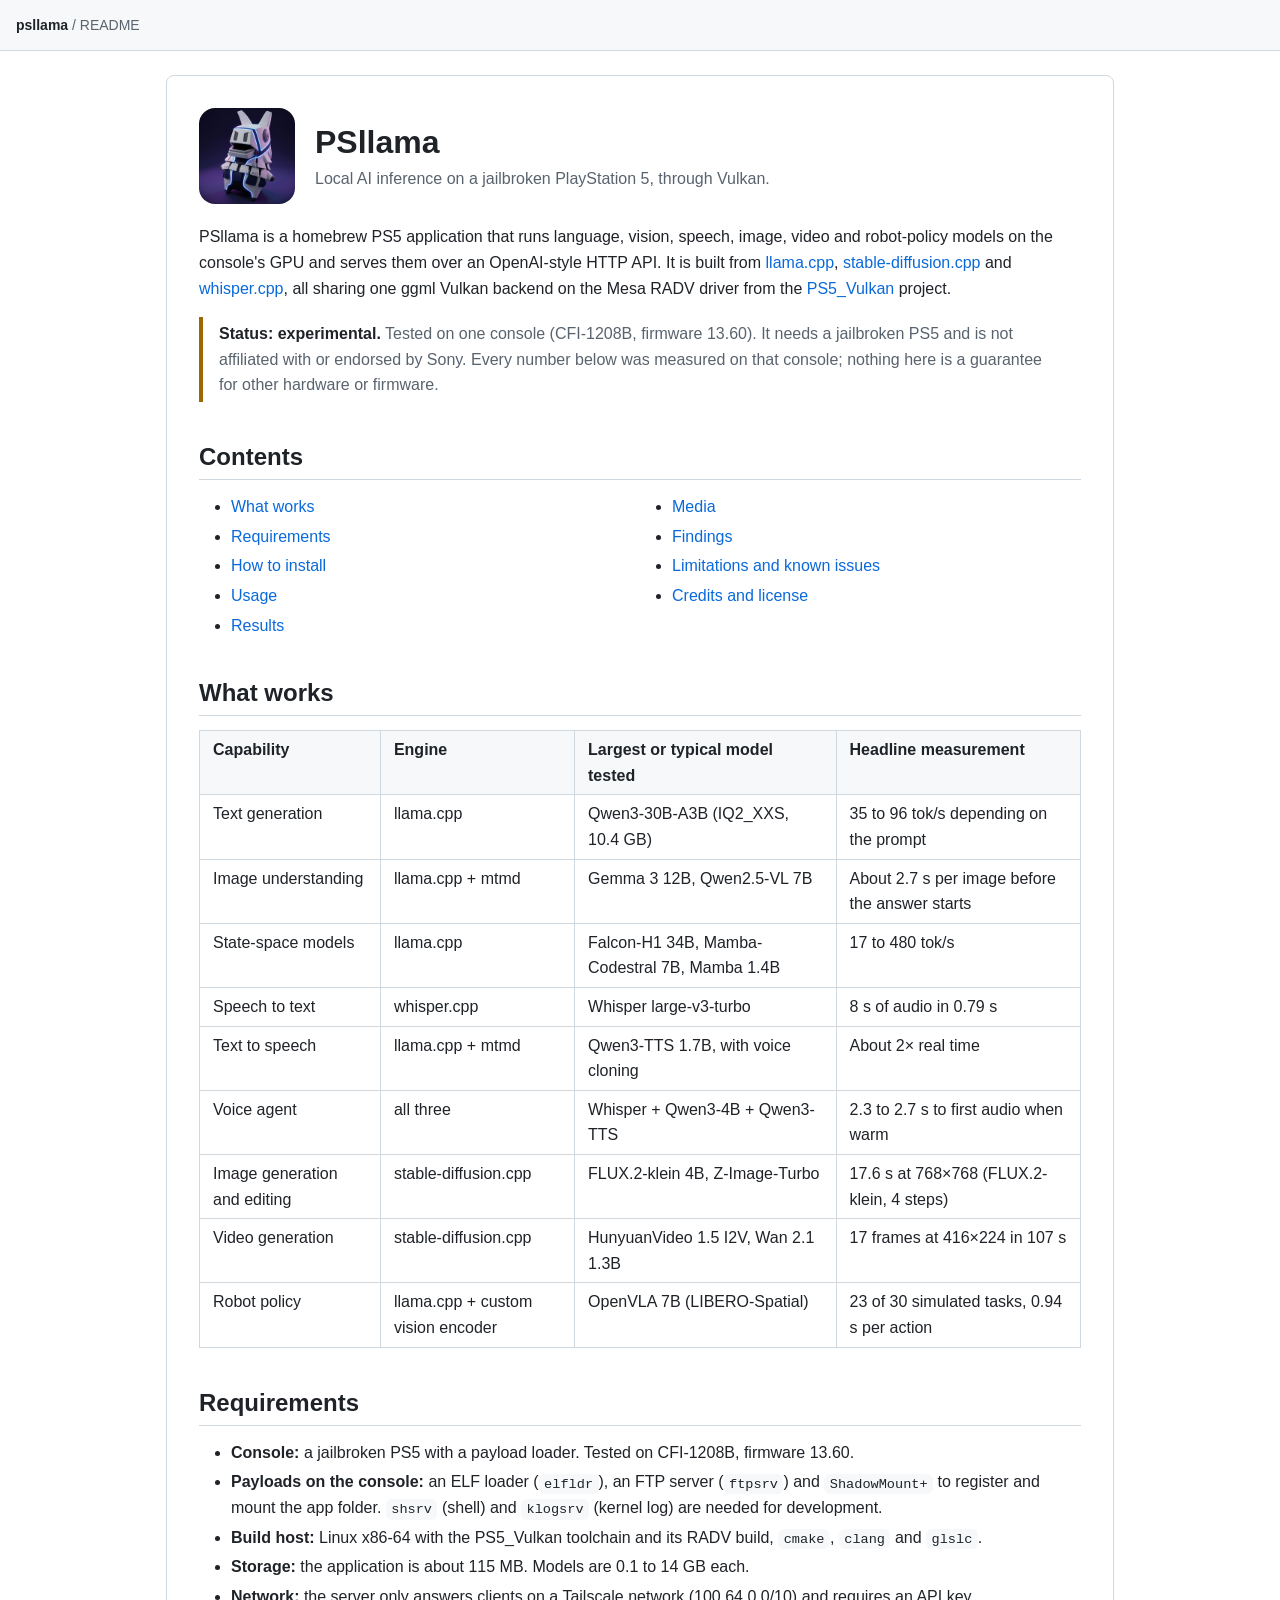
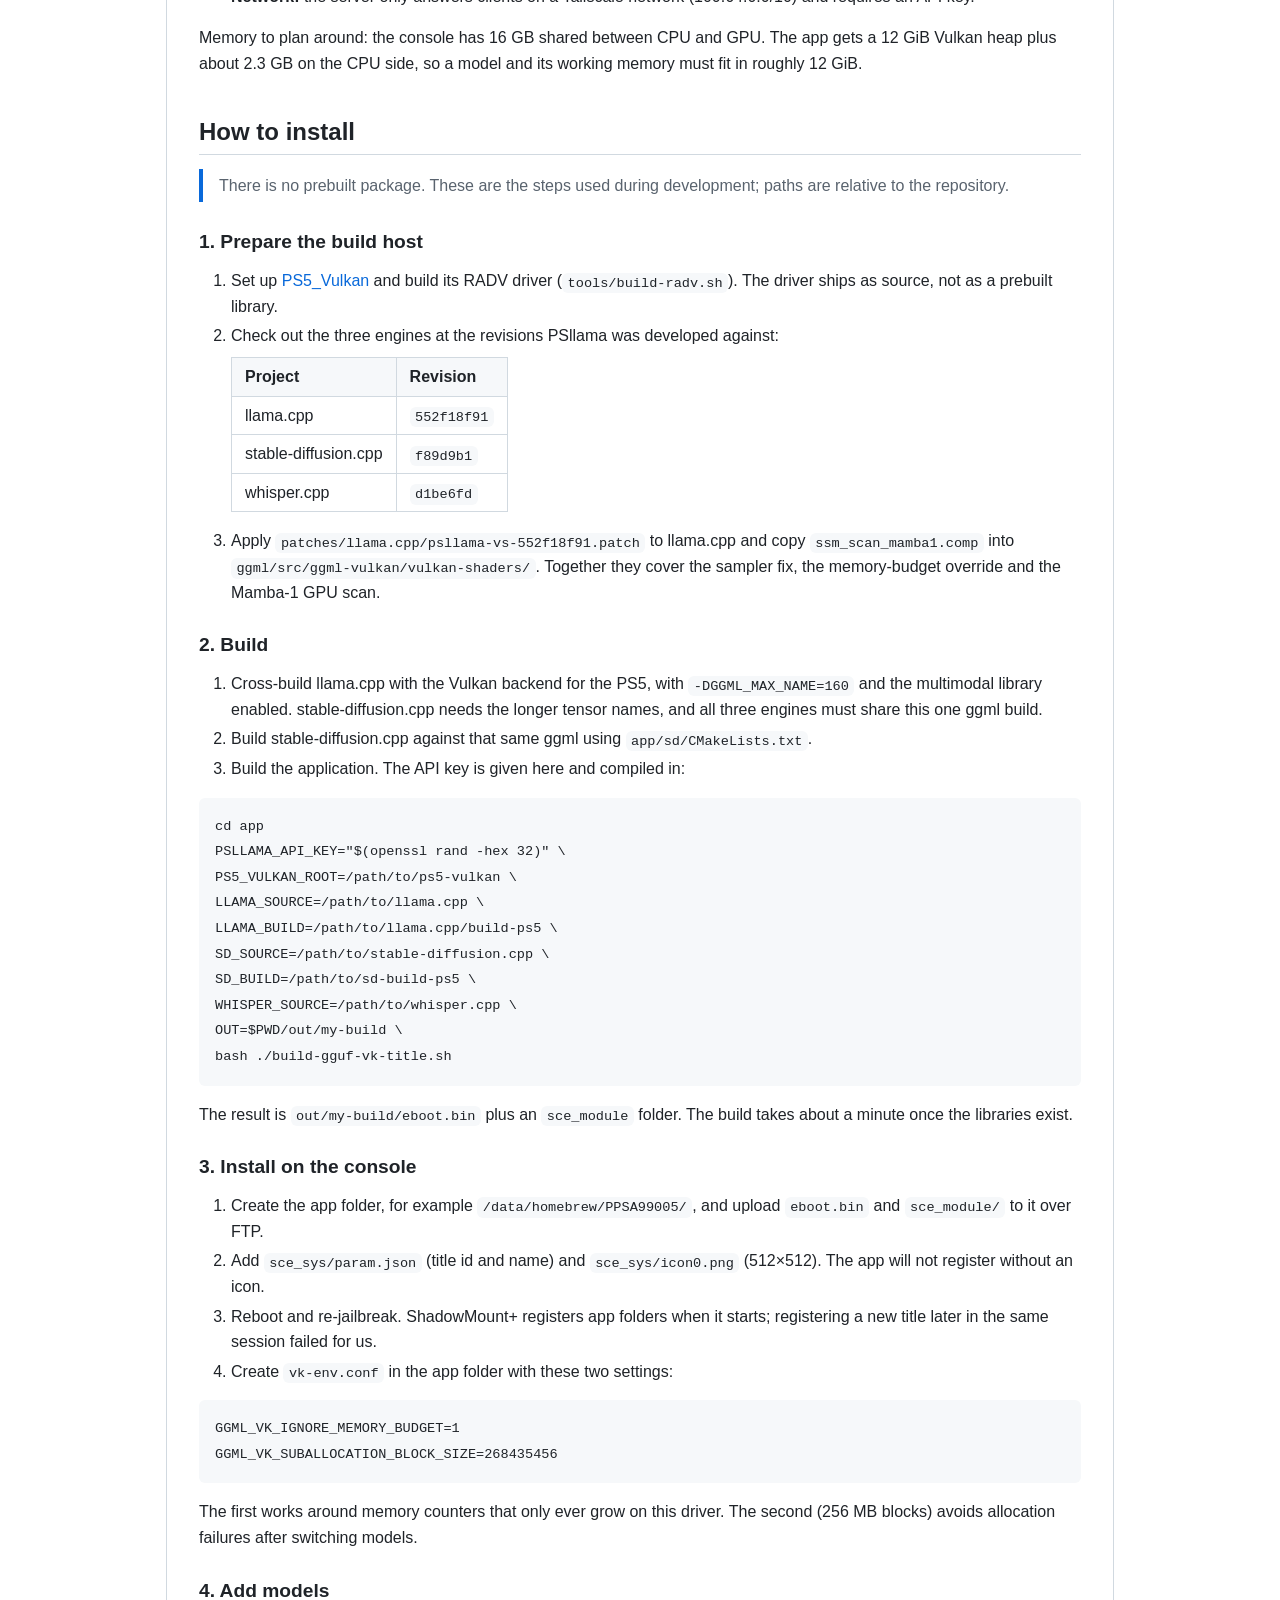
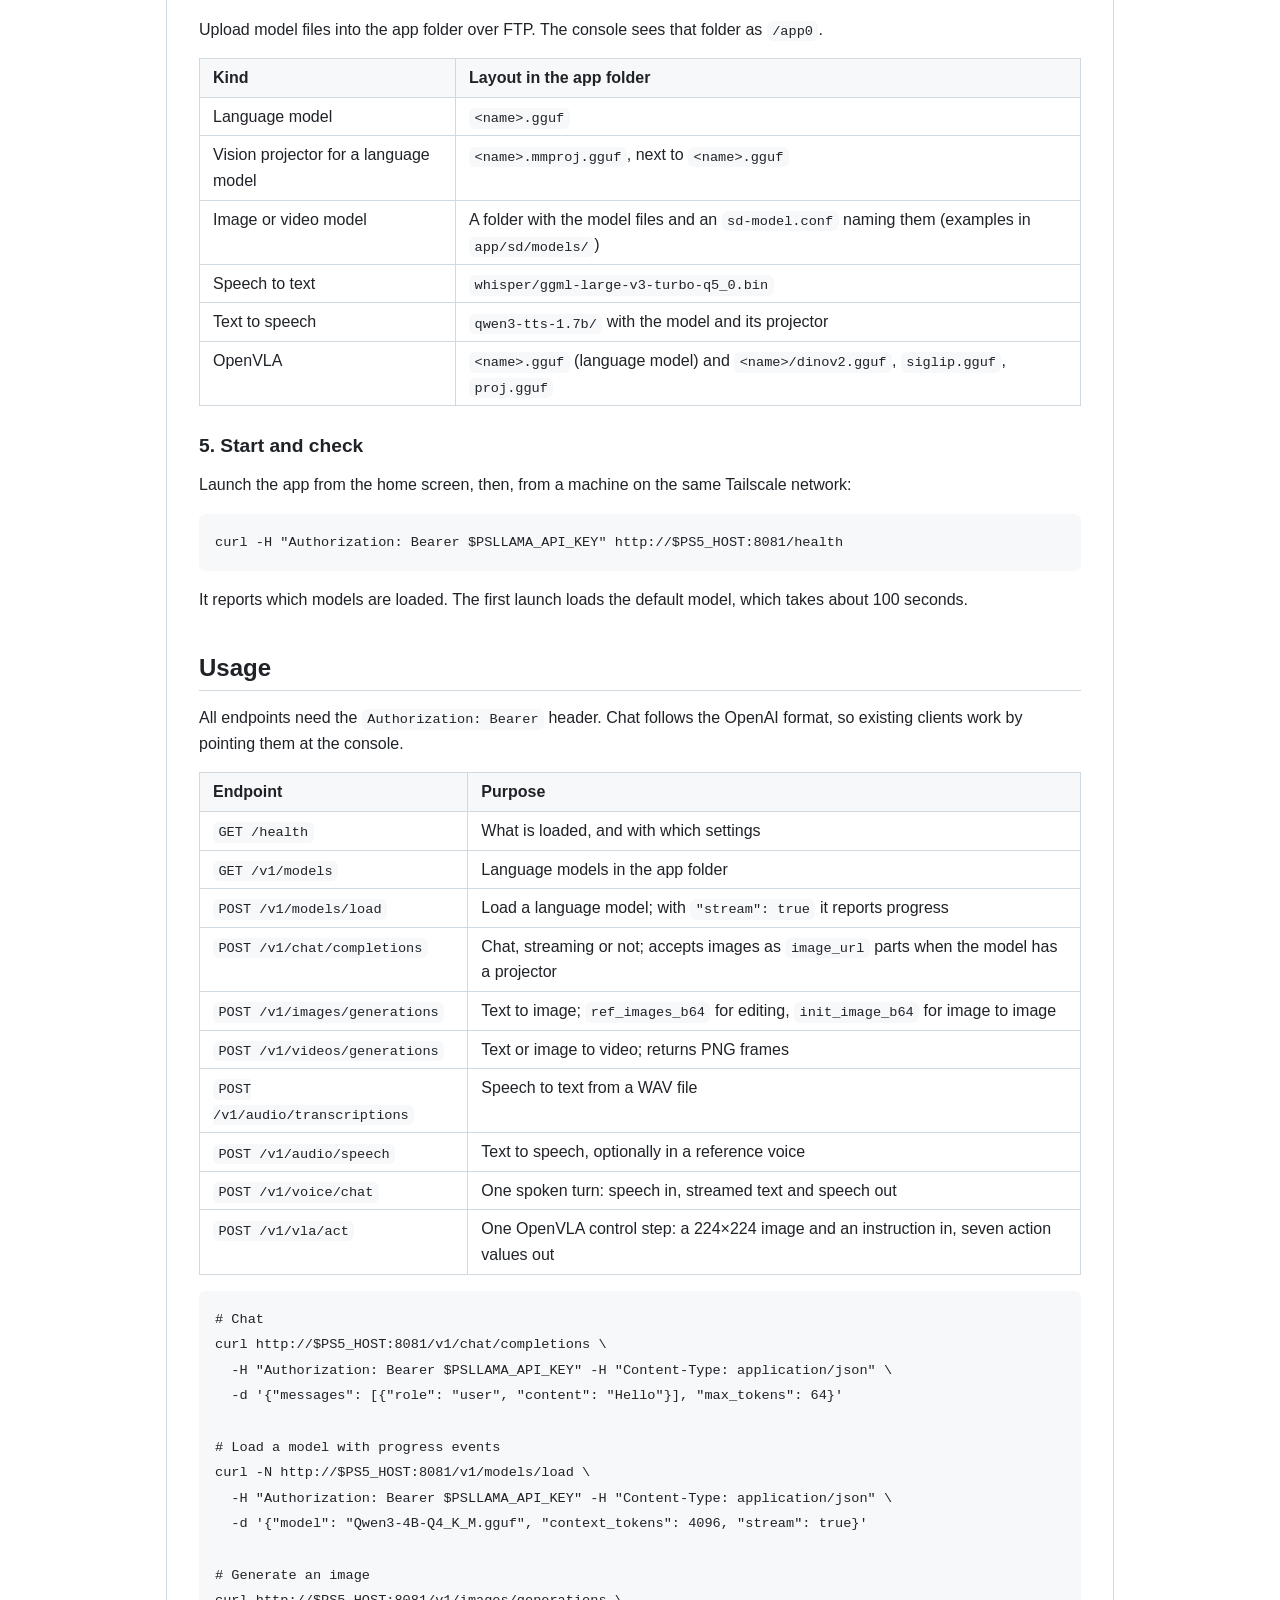
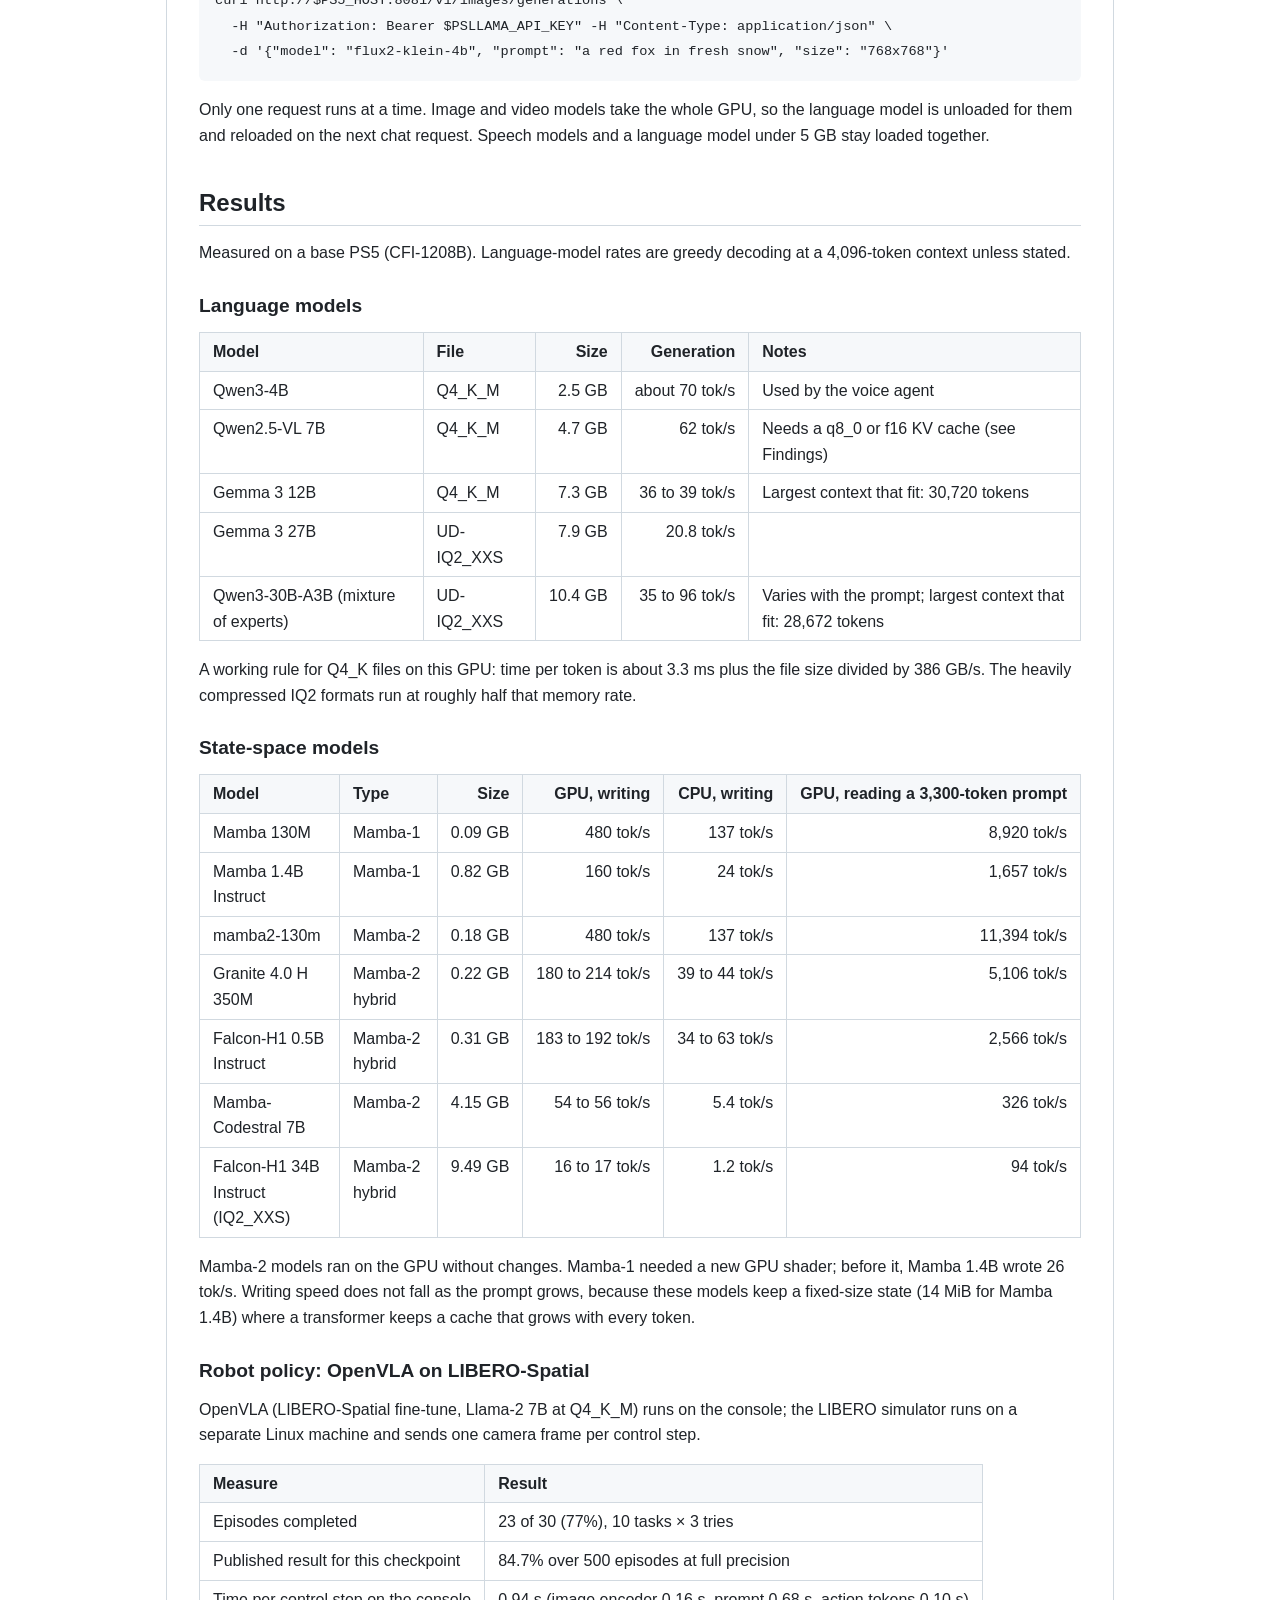
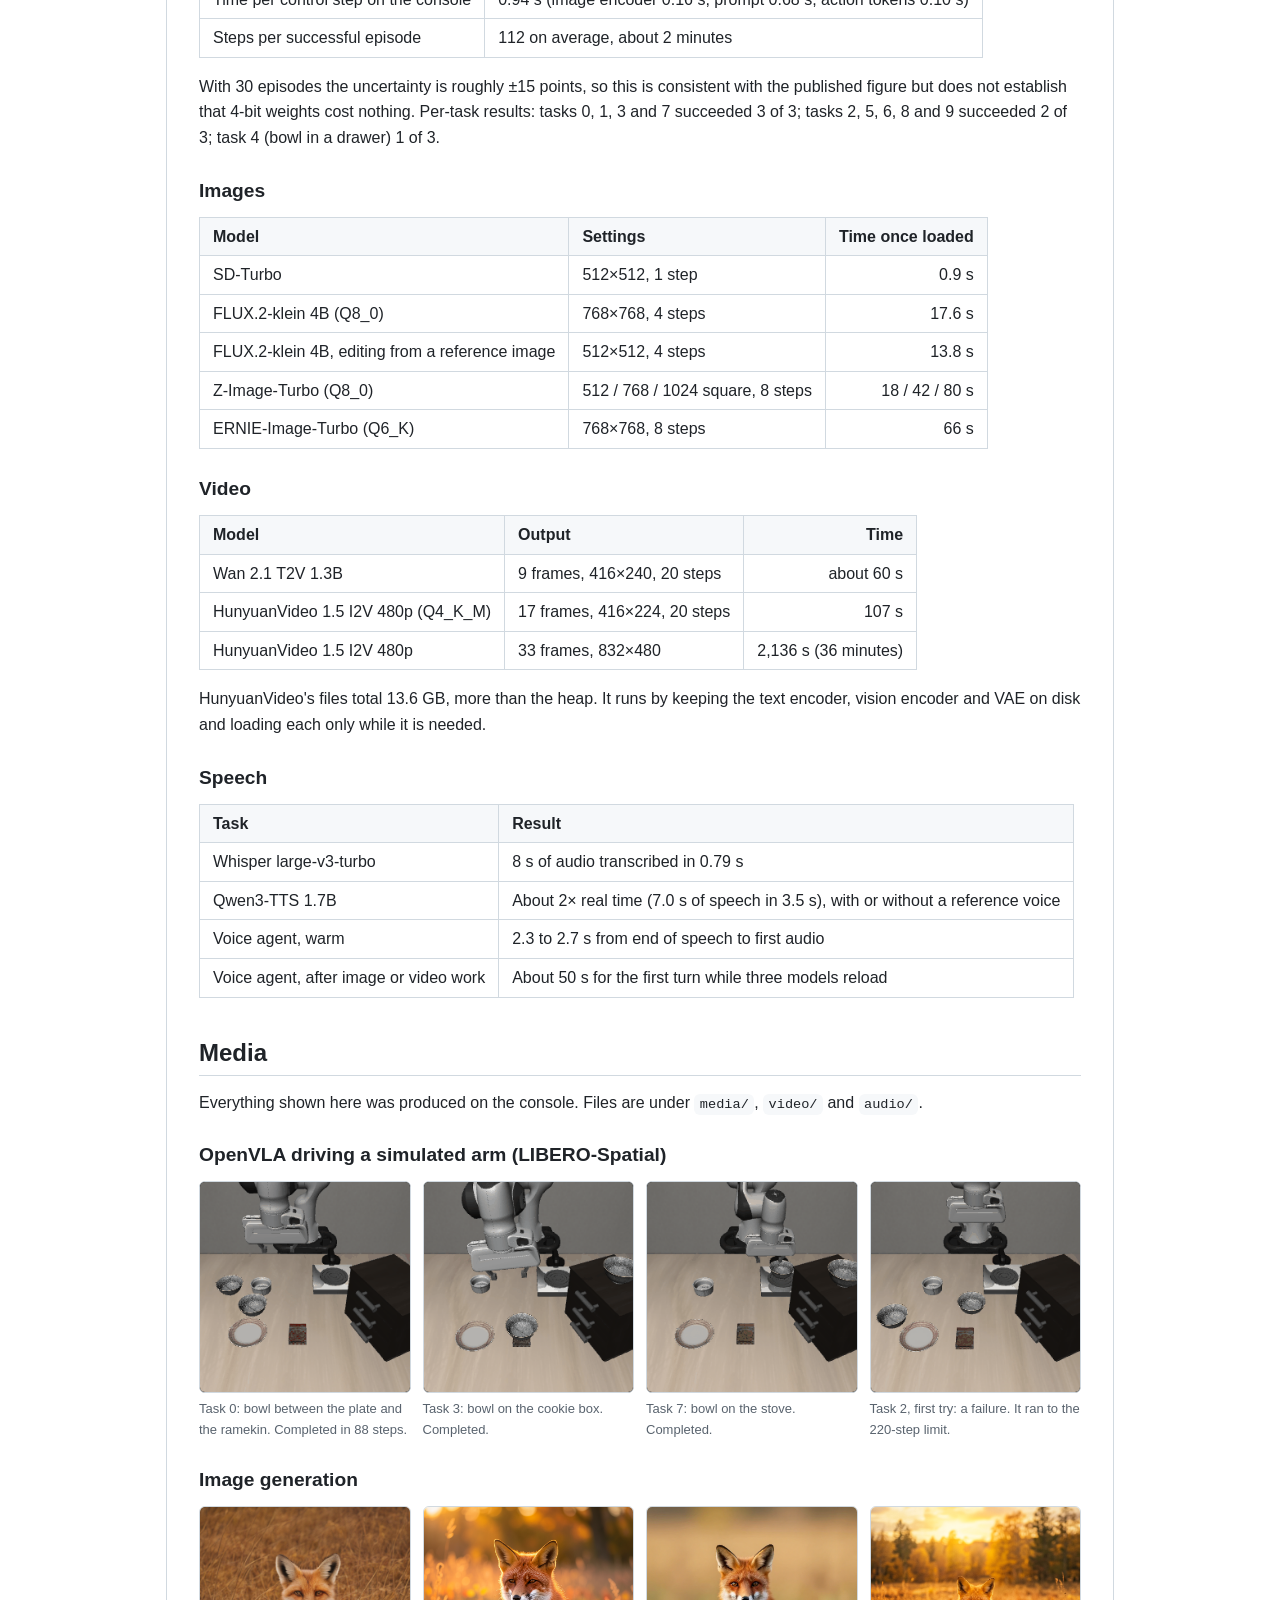
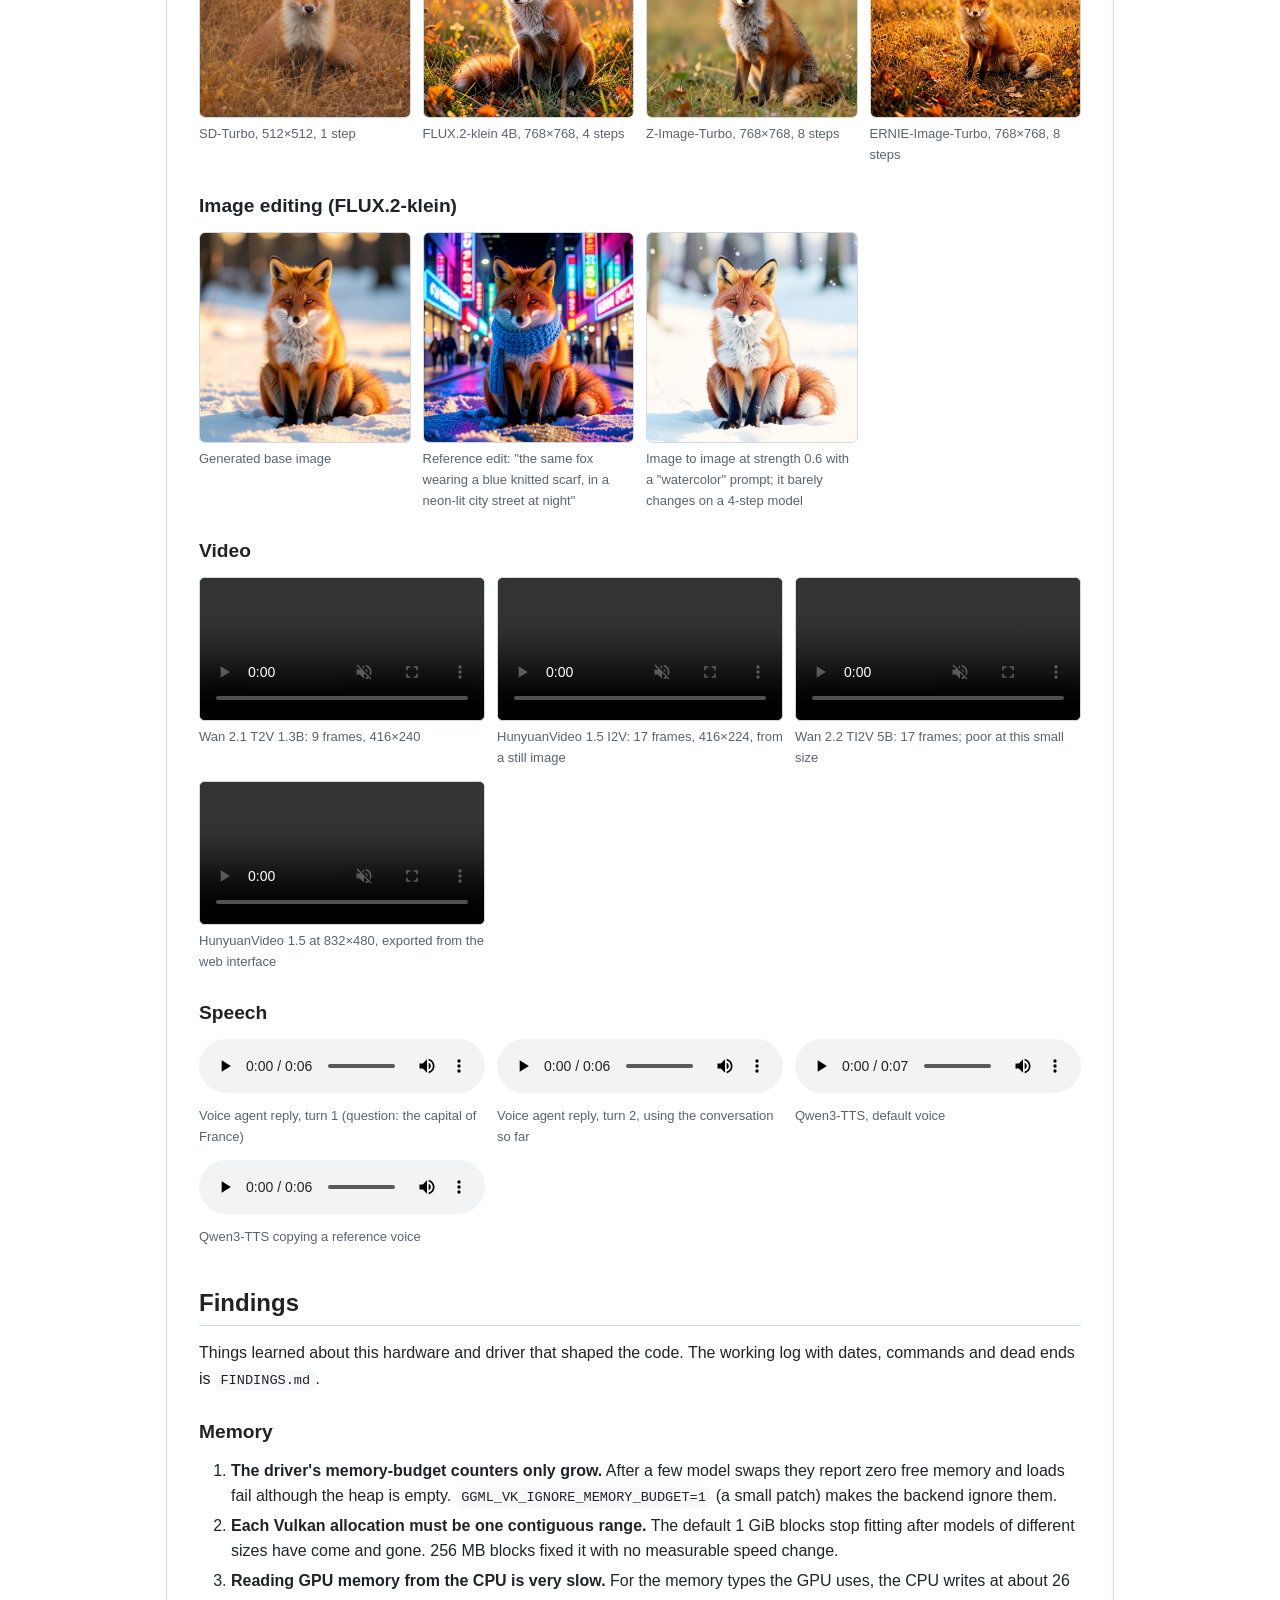
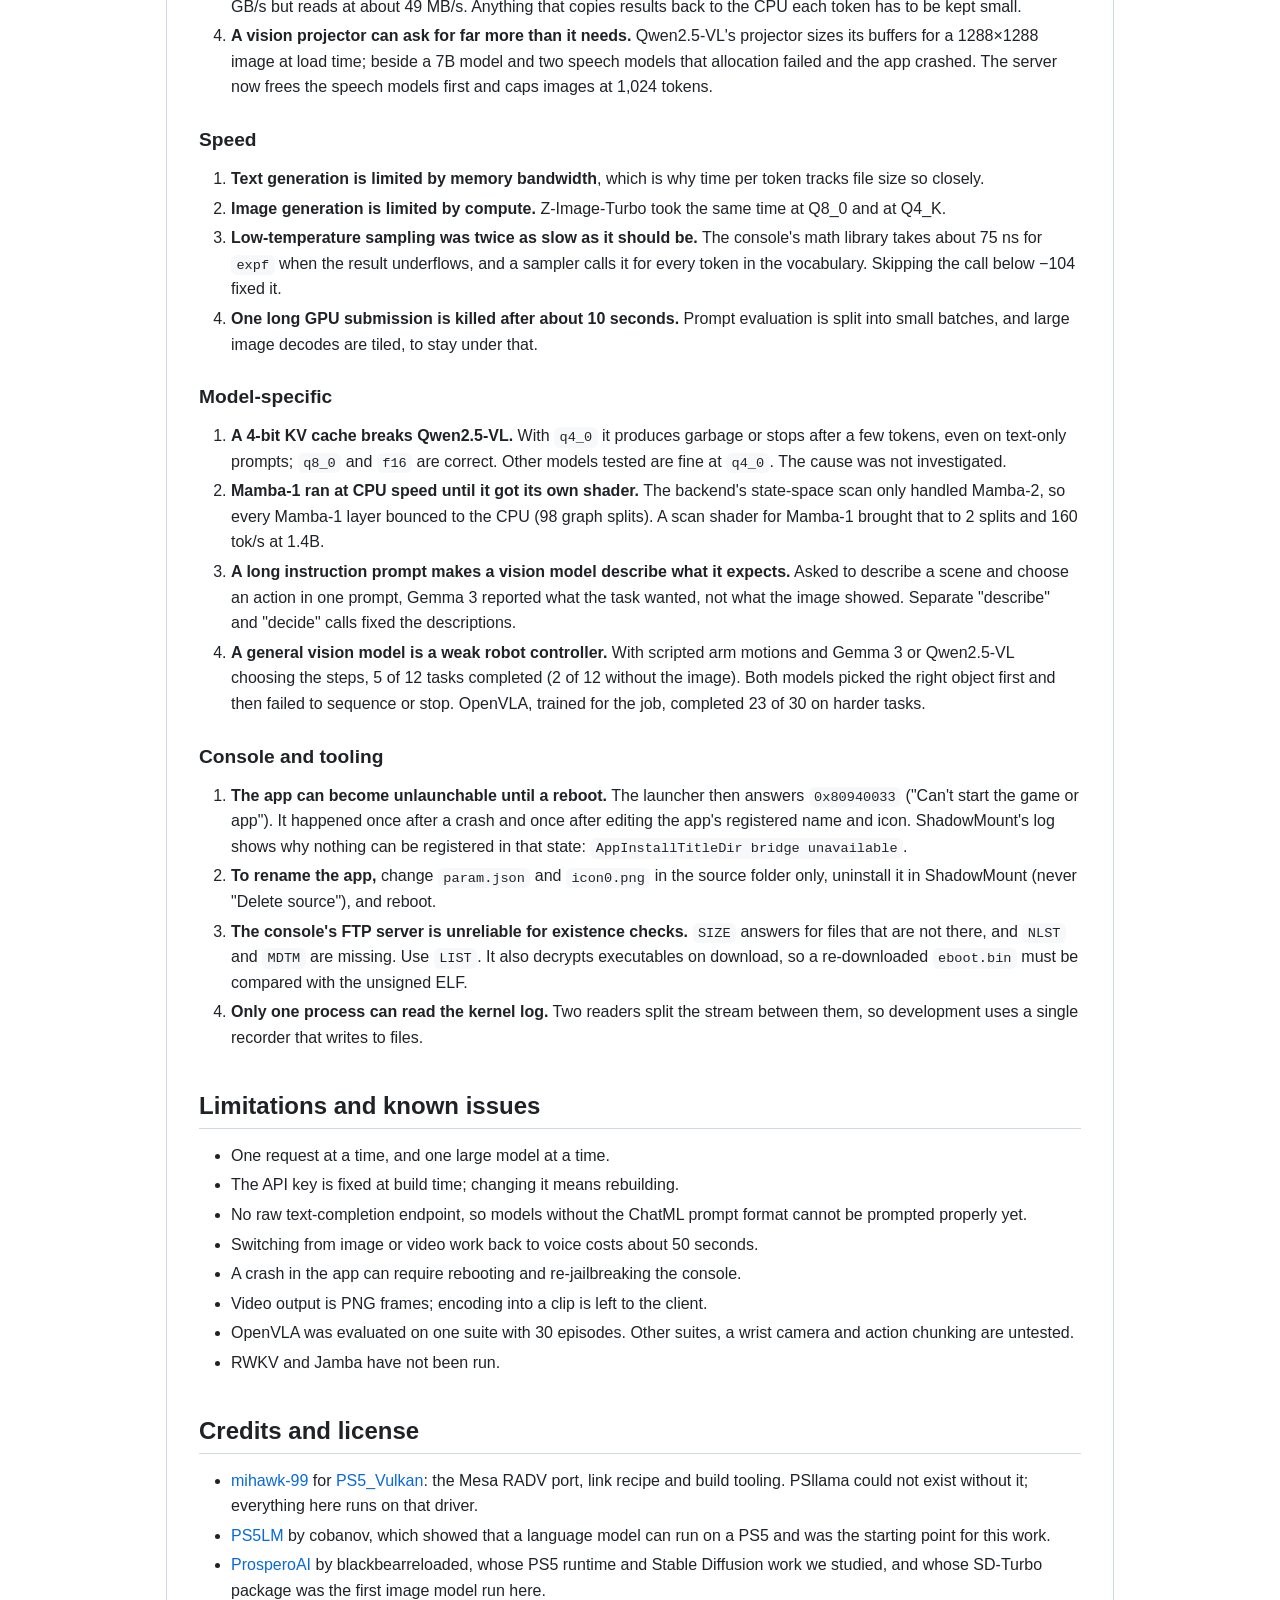
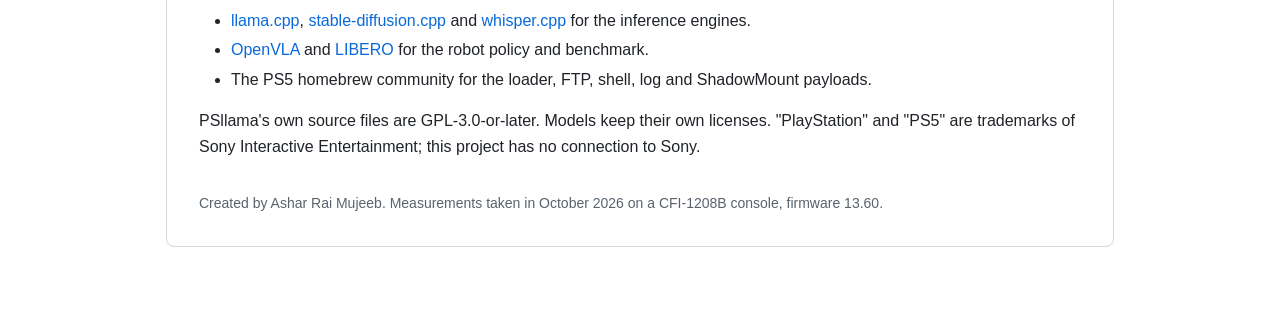
<file: docs/index.html>
<!DOCTYPE html>
<html lang="en">
<head>
  <meta charset="UTF-8">
  <meta name="viewport" content="width=device-width, initial-scale=1">
  <title>PSllama: local AI inference on a PlayStation 5</title>
  <style>
    :root {
      --bg: #ffffff; --panel: #f6f8fa; --line: #d1d9e0; --text: #1f2328; --muted: #59636e;
      --link: #0969da; --ok: #1a7f37; --warn: #9a6700; --bad: #d1242f;
      color-scheme: light;
    }
    @media (prefers-color-scheme: dark) {
      :root {
        --bg: #0d1117; --panel: #151b23; --line: #3d444d; --text: #f0f6fc; --muted: #9198a1;
        --link: #4493f8; --ok: #3fb950; --warn: #d29922; --bad: #f85149;
        color-scheme: dark;
      }
    }
    * { box-sizing: border-box; }
    body {
      margin: 0; background: var(--bg); color: var(--text);
      font: 16px/1.6 -apple-system, BlinkMacSystemFont, "Segoe UI", "Noto Sans", Helvetica, Arial, sans-serif;
    }
    .repo-bar { border-bottom: 1px solid var(--line); background: var(--panel); padding: 14px 16px; font-size: 14px; color: var(--muted); }
    .repo-bar strong { color: var(--text); }
    main { max-width: 980px; margin: 0 auto; padding: 24px 16px 64px; }
    .readme { border: 1px solid var(--line); border-radius: 8px; padding: 8px 32px 32px; }
    @media (max-width: 640px) { .readme { border: 0; padding: 0; } }
    h1, h2, h3 { line-height: 1.25; margin: 28px 0 14px; font-weight: 600; }
    h1 { font-size: 2em; padding-bottom: .3em; border-bottom: 1px solid var(--line); }
    h2 { font-size: 1.5em; padding-bottom: .3em; border-bottom: 1px solid var(--line); margin-top: 40px; }
    h3 { font-size: 1.2em; }
    p, ul, ol, table, pre, figure, .gallery { margin: 0 0 16px; }
    ul, ol { padding-left: 2em; }
    li + li { margin-top: .25em; }
    a { color: var(--link); text-decoration: none; }
    a:hover { text-decoration: underline; }
    code { font: 85%/1.45 ui-monospace, SFMono-Regular, "SF Mono", Menlo, Consolas, monospace; background: var(--panel); padding: .2em .4em; border-radius: 6px; }
    pre { background: var(--panel); border-radius: 6px; padding: 16px; overflow-x: auto; }
    pre code { background: none; padding: 0; font-size: 85%; }
    .table-wrap { overflow-x: auto; margin: 0 0 16px; }
    table { border-collapse: collapse; width: max-content; max-width: 100%; margin: 0; }
    th, td { border: 1px solid var(--line); padding: 6px 13px; text-align: left; vertical-align: top; }
    th { background: var(--panel); font-weight: 600; }
    td.num, th.num { text-align: right; font-variant-numeric: tabular-nums; white-space: nowrap; }
    .note { border-left: 4px solid var(--link); padding: 4px 16px; color: var(--muted); margin: 0 0 16px; }
    .note.warn { border-color: var(--warn); }
    .note strong { color: var(--text); }
    .head { display: flex; gap: 20px; align-items: center; flex-wrap: wrap; margin-top: 24px; }
    .head img { width: 96px; height: 96px; border-radius: 16px; }
    .head h1 { border: 0; margin: 0; padding: 0; }
    .head p { margin: 4px 0 0; color: var(--muted); }
    .gallery { display: grid; grid-template-columns: repeat(auto-fill, minmax(200px, 1fr)); gap: 12px; }
    .gallery.wide { grid-template-columns: repeat(auto-fill, minmax(280px, 1fr)); }
    figure { margin: 0; }
    figure img, figure video { width: 100%; display: block; border-radius: 6px; border: 1px solid var(--line); background: #000; }
    figcaption { font-size: 13px; color: var(--muted); margin-top: 6px; }
    audio { width: 100%; }
    .toc { columns: 2; column-gap: 32px; }
    @media (max-width: 640px) { .toc { columns: 1; } }
    .ok { color: var(--ok); } .bad { color: var(--bad); }
    footer { color: var(--muted); font-size: 14px; margin-top: 32px; }
  </style>
</head>
<body>
<div class="repo-bar"><strong>psllama</strong> / README</div>
<main>
<div class="readme">

  <div class="head">
    <img src="media/psllama-logo.png" alt="PSllama icon">
    <div>
      <h1>PSllama</h1>
      <p>Local AI inference on a jailbroken PlayStation 5, through Vulkan.</p>
    </div>
  </div>

  <p style="margin-top:20px">PSllama is a homebrew PS5 application that runs language, vision, speech, image, video and robot-policy models on the console's GPU and serves them over an OpenAI-style HTTP API. It is built from <a href="https://github.com/ggml-org/llama.cpp">llama.cpp</a>, <a href="https://github.com/leejet/stable-diffusion.cpp">stable-diffusion.cpp</a> and <a href="https://github.com/ggml-org/whisper.cpp">whisper.cpp</a>, all sharing one ggml Vulkan backend on the Mesa RADV driver from the <a href="https://github.com/mihawk-99/PS5_Vulkan">PS5_Vulkan</a> project.</p>

  <div class="note warn"><strong>Status: experimental.</strong> Tested on one console (CFI-1208B, firmware 13.60). It needs a jailbroken PS5 and is not affiliated with or endorsed by Sony. Every number below was measured on that console; nothing here is a guarantee for other hardware or firmware.</div>

  <h2 id="contents">Contents</h2>
  <ul class="toc">
    <li><a href="#what-works">What works</a></li>
    <li><a href="#requirements">Requirements</a></li>
    <li><a href="#install">How to install</a></li>
    <li><a href="#usage">Usage</a></li>
    <li><a href="#results">Results</a></li>
    <li><a href="#media">Media</a></li>
    <li><a href="#findings">Findings</a></li>
    <li><a href="#limitations">Limitations and known issues</a></li>
    <li><a href="#credits">Credits and license</a></li>
  </ul>

  <h2 id="what-works">What works</h2>
  <div class="table-wrap"><table>
    <tr><th>Capability</th><th>Engine</th><th>Largest or typical model tested</th><th>Headline measurement</th></tr>
    <tr><td>Text generation</td><td>llama.cpp</td><td>Qwen3-30B-A3B (IQ2_XXS, 10.4 GB)</td><td>35 to 96 tok/s depending on the prompt</td></tr>
    <tr><td>Image understanding</td><td>llama.cpp + mtmd</td><td>Gemma 3 12B, Qwen2.5-VL 7B</td><td>About 2.7 s per image before the answer starts</td></tr>
    <tr><td>State-space models</td><td>llama.cpp</td><td>Falcon-H1 34B, Mamba-Codestral 7B, Mamba 1.4B</td><td>17 to 480 tok/s</td></tr>
    <tr><td>Speech to text</td><td>whisper.cpp</td><td>Whisper large-v3-turbo</td><td>8 s of audio in 0.79 s</td></tr>
    <tr><td>Text to speech</td><td>llama.cpp + mtmd</td><td>Qwen3-TTS 1.7B, with voice cloning</td><td>About 2× real time</td></tr>
    <tr><td>Voice agent</td><td>all three</td><td>Whisper + Qwen3-4B + Qwen3-TTS</td><td>2.3 to 2.7 s to first audio when warm</td></tr>
    <tr><td>Image generation and editing</td><td>stable-diffusion.cpp</td><td>FLUX.2-klein 4B, Z-Image-Turbo</td><td>17.6 s at 768×768 (FLUX.2-klein, 4 steps)</td></tr>
    <tr><td>Video generation</td><td>stable-diffusion.cpp</td><td>HunyuanVideo 1.5 I2V, Wan 2.1 1.3B</td><td>17 frames at 416×224 in 107 s</td></tr>
    <tr><td>Robot policy</td><td>llama.cpp + custom vision encoder</td><td>OpenVLA 7B (LIBERO-Spatial)</td><td>23 of 30 simulated tasks, 0.94 s per action</td></tr>
  </table></div>

  <h2 id="requirements">Requirements</h2>
  <ul>
    <li><strong>Console:</strong> a jailbroken PS5 with a payload loader. Tested on CFI-1208B, firmware 13.60.</li>
    <li><strong>Payloads on the console:</strong> an ELF loader (<code>elfldr</code>), an FTP server (<code>ftpsrv</code>) and <code>ShadowMount+</code> to register and mount the app folder. <code>shsrv</code> (shell) and <code>klogsrv</code> (kernel log) are needed for development.</li>
    <li><strong>Build host:</strong> Linux x86-64 with the PS5_Vulkan toolchain and its RADV build, <code>cmake</code>, <code>clang</code> and <code>glslc</code>.</li>
    <li><strong>Storage:</strong> the application is about 115 MB. Models are 0.1 to 14 GB each.</li>
    <li><strong>Network:</strong> the server only answers clients on a Tailscale network (100.64.0.0/10) and requires an API key.</li>
  </ul>
  <p>Memory to plan around: the console has 16 GB shared between CPU and GPU. The app gets a 12 GiB Vulkan heap plus about 2.3 GB on the CPU side, so a model and its working memory must fit in roughly 12 GiB.</p>

  <h2 id="install">How to install</h2>
  <div class="note">There is no prebuilt package. These are the steps used during development; paths are relative to the repository.</div>

  <h3>1. Prepare the build host</h3>
  <ol>
    <li>Set up <a href="https://github.com/mihawk-99/PS5_Vulkan">PS5_Vulkan</a> and build its RADV driver (<code>tools/build-radv.sh</code>). The driver ships as source, not as a prebuilt library.</li>
    <li>Check out the three engines at the revisions PSllama was developed against:
      <div class="table-wrap" style="margin-top:8px"><table>
        <tr><th>Project</th><th>Revision</th></tr>
        <tr><td>llama.cpp</td><td><code>552f18f91</code></td></tr>
        <tr><td>stable-diffusion.cpp</td><td><code>f89d9b1</code></td></tr>
        <tr><td>whisper.cpp</td><td><code>d1be6fd</code></td></tr>
      </table></div>
    </li>
    <li>Apply <code>patches/llama.cpp/psllama-vs-552f18f91.patch</code> to llama.cpp and copy <code>ssm_scan_mamba1.comp</code> into <code>ggml/src/ggml-vulkan/vulkan-shaders/</code>. Together they cover the sampler fix, the memory-budget override and the Mamba-1 GPU scan.</li>
  </ol>

  <h3>2. Build</h3>
  <ol>
    <li>Cross-build llama.cpp with the Vulkan backend for the PS5, with <code>-DGGML_MAX_NAME=160</code> and the multimodal library enabled. stable-diffusion.cpp needs the longer tensor names, and all three engines must share this one ggml build.</li>
    <li>Build stable-diffusion.cpp against that same ggml using <code>app/sd/CMakeLists.txt</code>.</li>
    <li>Build the application. The API key is given here and compiled in:</li>
  </ol>
<pre><code>cd app
PSLLAMA_API_KEY="$(openssl rand -hex 32)" \
PS5_VULKAN_ROOT=/path/to/ps5-vulkan \
LLAMA_SOURCE=/path/to/llama.cpp \
LLAMA_BUILD=/path/to/llama.cpp/build-ps5 \
SD_SOURCE=/path/to/stable-diffusion.cpp \
SD_BUILD=/path/to/sd-build-ps5 \
WHISPER_SOURCE=/path/to/whisper.cpp \
OUT=$PWD/out/my-build \
bash ./build-gguf-vk-title.sh</code></pre>
  <p>The result is <code>out/my-build/eboot.bin</code> plus an <code>sce_module</code> folder. The build takes about a minute once the libraries exist.</p>

  <h3>3. Install on the console</h3>
  <ol>
    <li>Create the app folder, for example <code>/data/homebrew/PPSA99005/</code>, and upload <code>eboot.bin</code> and <code>sce_module/</code> to it over FTP.</li>
    <li>Add <code>sce_sys/param.json</code> (title id and name) and <code>sce_sys/icon0.png</code> (512×512). The app will not register without an icon.</li>
    <li>Reboot and re-jailbreak. ShadowMount+ registers app folders when it starts; registering a new title later in the same session failed for us.</li>
    <li>Create <code>vk-env.conf</code> in the app folder with these two settings:</li>
  </ol>
<pre><code>GGML_VK_IGNORE_MEMORY_BUDGET=1
GGML_VK_SUBALLOCATION_BLOCK_SIZE=268435456</code></pre>
  <p>The first works around memory counters that only ever grow on this driver. The second (256 MB blocks) avoids allocation failures after switching models.</p>

  <h3>4. Add models</h3>
  <p>Upload model files into the app folder over FTP. The console sees that folder as <code>/app0</code>.</p>
  <div class="table-wrap"><table>
    <tr><th>Kind</th><th>Layout in the app folder</th></tr>
    <tr><td>Language model</td><td><code>&lt;name&gt;.gguf</code></td></tr>
    <tr><td>Vision projector for a language model</td><td><code>&lt;name&gt;.mmproj.gguf</code>, next to <code>&lt;name&gt;.gguf</code></td></tr>
    <tr><td>Image or video model</td><td>A folder with the model files and an <code>sd-model.conf</code> naming them (examples in <code>app/sd/models/</code>)</td></tr>
    <tr><td>Speech to text</td><td><code>whisper/ggml-large-v3-turbo-q5_0.bin</code></td></tr>
    <tr><td>Text to speech</td><td><code>qwen3-tts-1.7b/</code> with the model and its projector</td></tr>
    <tr><td>OpenVLA</td><td><code>&lt;name&gt;.gguf</code> (language model) and <code>&lt;name&gt;/dinov2.gguf</code>, <code>siglip.gguf</code>, <code>proj.gguf</code></td></tr>
  </table></div>

  <h3>5. Start and check</h3>
  <p>Launch the app from the home screen, then, from a machine on the same Tailscale network:</p>
<pre><code>curl -H "Authorization: Bearer $PSLLAMA_API_KEY" http://$PS5_HOST:8081/health</code></pre>
  <p>It reports which models are loaded. The first launch loads the default model, which takes about 100 seconds.</p>

  <h2 id="usage">Usage</h2>
  <p>All endpoints need the <code>Authorization: Bearer</code> header. Chat follows the OpenAI format, so existing clients work by pointing them at the console.</p>
  <div class="table-wrap"><table>
    <tr><th>Endpoint</th><th>Purpose</th></tr>
    <tr><td><code>GET /health</code></td><td>What is loaded, and with which settings</td></tr>
    <tr><td><code>GET /v1/models</code></td><td>Language models in the app folder</td></tr>
    <tr><td><code>POST /v1/models/load</code></td><td>Load a language model; with <code>"stream": true</code> it reports progress</td></tr>
    <tr><td><code>POST /v1/chat/completions</code></td><td>Chat, streaming or not; accepts images as <code>image_url</code> parts when the model has a projector</td></tr>
    <tr><td><code>POST /v1/images/generations</code></td><td>Text to image; <code>ref_images_b64</code> for editing, <code>init_image_b64</code> for image to image</td></tr>
    <tr><td><code>POST /v1/videos/generations</code></td><td>Text or image to video; returns PNG frames</td></tr>
    <tr><td><code>POST /v1/audio/transcriptions</code></td><td>Speech to text from a WAV file</td></tr>
    <tr><td><code>POST /v1/audio/speech</code></td><td>Text to speech, optionally in a reference voice</td></tr>
    <tr><td><code>POST /v1/voice/chat</code></td><td>One spoken turn: speech in, streamed text and speech out</td></tr>
    <tr><td><code>POST /v1/vla/act</code></td><td>One OpenVLA control step: a 224×224 image and an instruction in, seven action values out</td></tr>
  </table></div>
<pre><code># Chat
curl http://$PS5_HOST:8081/v1/chat/completions \
  -H "Authorization: Bearer $PSLLAMA_API_KEY" -H "Content-Type: application/json" \
  -d '{"messages": [{"role": "user", "content": "Hello"}], "max_tokens": 64}'

# Load a model with progress events
curl -N http://$PS5_HOST:8081/v1/models/load \
  -H "Authorization: Bearer $PSLLAMA_API_KEY" -H "Content-Type: application/json" \
  -d '{"model": "Qwen3-4B-Q4_K_M.gguf", "context_tokens": 4096, "stream": true}'

# Generate an image
curl http://$PS5_HOST:8081/v1/images/generations \
  -H "Authorization: Bearer $PSLLAMA_API_KEY" -H "Content-Type: application/json" \
  -d '{"model": "flux2-klein-4b", "prompt": "a red fox in fresh snow", "size": "768x768"}'</code></pre>
  <p>Only one request runs at a time. Image and video models take the whole GPU, so the language model is unloaded for them and reloaded on the next chat request. Speech models and a language model under 5 GB stay loaded together.</p>

  <h2 id="results">Results</h2>
  <p>Measured on a base PS5 (CFI-1208B). Language-model rates are greedy decoding at a 4,096-token context unless stated.</p>

  <h3>Language models</h3>
  <div class="table-wrap"><table>
    <tr><th>Model</th><th>File</th><th class="num">Size</th><th class="num">Generation</th><th>Notes</th></tr>
    <tr><td>Qwen3-4B</td><td>Q4_K_M</td><td class="num">2.5 GB</td><td class="num">about 70 tok/s</td><td>Used by the voice agent</td></tr>
    <tr><td>Qwen2.5-VL 7B</td><td>Q4_K_M</td><td class="num">4.7 GB</td><td class="num">62 tok/s</td><td>Needs a q8_0 or f16 KV cache (see Findings)</td></tr>
    <tr><td>Gemma 3 12B</td><td>Q4_K_M</td><td class="num">7.3 GB</td><td class="num">36 to 39 tok/s</td><td>Largest context that fit: 30,720 tokens</td></tr>
    <tr><td>Gemma 3 27B</td><td>UD-IQ2_XXS</td><td class="num">7.9 GB</td><td class="num">20.8 tok/s</td><td></td></tr>
    <tr><td>Qwen3-30B-A3B (mixture of experts)</td><td>UD-IQ2_XXS</td><td class="num">10.4 GB</td><td class="num">35 to 96 tok/s</td><td>Varies with the prompt; largest context that fit: 28,672 tokens</td></tr>
  </table></div>
  <p>A working rule for Q4_K files on this GPU: time per token is about 3.3 ms plus the file size divided by 386 GB/s. The heavily compressed IQ2 formats run at roughly half that memory rate.</p>

  <h3>State-space models</h3>
  <div class="table-wrap"><table>
    <tr><th>Model</th><th>Type</th><th class="num">Size</th><th class="num">GPU, writing</th><th class="num">CPU, writing</th><th class="num">GPU, reading a 3,300-token prompt</th></tr>
    <tr><td>Mamba 130M</td><td>Mamba-1</td><td class="num">0.09 GB</td><td class="num">480 tok/s</td><td class="num">137 tok/s</td><td class="num">8,920 tok/s</td></tr>
    <tr><td>Mamba 1.4B Instruct</td><td>Mamba-1</td><td class="num">0.82 GB</td><td class="num">160 tok/s</td><td class="num">24 tok/s</td><td class="num">1,657 tok/s</td></tr>
    <tr><td>mamba2-130m</td><td>Mamba-2</td><td class="num">0.18 GB</td><td class="num">480 tok/s</td><td class="num">137 tok/s</td><td class="num">11,394 tok/s</td></tr>
    <tr><td>Granite 4.0 H 350M</td><td>Mamba-2 hybrid</td><td class="num">0.22 GB</td><td class="num">180 to 214 tok/s</td><td class="num">39 to 44 tok/s</td><td class="num">5,106 tok/s</td></tr>
    <tr><td>Falcon-H1 0.5B Instruct</td><td>Mamba-2 hybrid</td><td class="num">0.31 GB</td><td class="num">183 to 192 tok/s</td><td class="num">34 to 63 tok/s</td><td class="num">2,566 tok/s</td></tr>
    <tr><td>Mamba-Codestral 7B</td><td>Mamba-2</td><td class="num">4.15 GB</td><td class="num">54 to 56 tok/s</td><td class="num">5.4 tok/s</td><td class="num">326 tok/s</td></tr>
    <tr><td>Falcon-H1 34B Instruct (IQ2_XXS)</td><td>Mamba-2 hybrid</td><td class="num">9.49 GB</td><td class="num">16 to 17 tok/s</td><td class="num">1.2 tok/s</td><td class="num">94 tok/s</td></tr>
  </table></div>
  <p>Mamba-2 models ran on the GPU without changes. Mamba-1 needed a new GPU shader; before it, Mamba 1.4B wrote 26 tok/s. Writing speed does not fall as the prompt grows, because these models keep a fixed-size state (14 MiB for Mamba 1.4B) where a transformer keeps a cache that grows with every token.</p>

  <h3>Robot policy: OpenVLA on LIBERO-Spatial</h3>
  <p>OpenVLA (LIBERO-Spatial fine-tune, Llama-2 7B at Q4_K_M) runs on the console; the LIBERO simulator runs on a separate Linux machine and sends one camera frame per control step.</p>
  <div class="table-wrap"><table>
    <tr><th>Measure</th><th>Result</th></tr>
    <tr><td>Episodes completed</td><td>23 of 30 (77%), 10 tasks × 3 tries</td></tr>
    <tr><td>Published result for this checkpoint</td><td>84.7% over 500 episodes at full precision</td></tr>
    <tr><td>Time per control step on the console</td><td>0.94 s (image encoder 0.16 s, prompt 0.68 s, action tokens 0.10 s)</td></tr>
    <tr><td>Steps per successful episode</td><td>112 on average, about 2 minutes</td></tr>
  </table></div>
  <p>With 30 episodes the uncertainty is roughly ±15 points, so this is consistent with the published figure but does not establish that 4-bit weights cost nothing. Per-task results: tasks 0, 1, 3 and 7 succeeded 3 of 3; tasks 2, 5, 6, 8 and 9 succeeded 2 of 3; task 4 (bowl in a drawer) 1 of 3.</p>

  <h3>Images</h3>
  <div class="table-wrap"><table>
    <tr><th>Model</th><th>Settings</th><th class="num">Time once loaded</th></tr>
    <tr><td>SD-Turbo</td><td>512×512, 1 step</td><td class="num">0.9 s</td></tr>
    <tr><td>FLUX.2-klein 4B (Q8_0)</td><td>768×768, 4 steps</td><td class="num">17.6 s</td></tr>
    <tr><td>FLUX.2-klein 4B, editing from a reference image</td><td>512×512, 4 steps</td><td class="num">13.8 s</td></tr>
    <tr><td>Z-Image-Turbo (Q8_0)</td><td>512 / 768 / 1024 square, 8 steps</td><td class="num">18 / 42 / 80 s</td></tr>
    <tr><td>ERNIE-Image-Turbo (Q6_K)</td><td>768×768, 8 steps</td><td class="num">66 s</td></tr>
  </table></div>

  <h3>Video</h3>
  <div class="table-wrap"><table>
    <tr><th>Model</th><th>Output</th><th class="num">Time</th></tr>
    <tr><td>Wan 2.1 T2V 1.3B</td><td>9 frames, 416×240, 20 steps</td><td class="num">about 60 s</td></tr>
    <tr><td>HunyuanVideo 1.5 I2V 480p (Q4_K_M)</td><td>17 frames, 416×224, 20 steps</td><td class="num">107 s</td></tr>
    <tr><td>HunyuanVideo 1.5 I2V 480p</td><td>33 frames, 832×480</td><td class="num">2,136 s (36 minutes)</td></tr>
  </table></div>
  <p>HunyuanVideo's files total 13.6 GB, more than the heap. It runs by keeping the text encoder, vision encoder and VAE on disk and loading each only while it is needed.</p>

  <h3>Speech</h3>
  <div class="table-wrap"><table>
    <tr><th>Task</th><th>Result</th></tr>
    <tr><td>Whisper large-v3-turbo</td><td>8 s of audio transcribed in 0.79 s</td></tr>
    <tr><td>Qwen3-TTS 1.7B</td><td>About 2× real time (7.0 s of speech in 3.5 s), with or without a reference voice</td></tr>
    <tr><td>Voice agent, warm</td><td>2.3 to 2.7 s from end of speech to first audio</td></tr>
    <tr><td>Voice agent, after image or video work</td><td>About 50 s for the first turn while three models reload</td></tr>
  </table></div>

  <h2 id="media">Media</h2>
  <p>Everything shown here was produced on the console. Files are under <code>media/</code>, <code>video/</code> and <code>audio/</code>.</p>

  <h3>OpenVLA driving a simulated arm (LIBERO-Spatial)</h3>
  <div class="gallery">
    <figure><img src="media/libero-openvla/task0-trial0-ok.gif" alt="Task 0 replay" loading="lazy"><figcaption>Task 0: bowl between the plate and the ramekin. Completed in 88 steps.</figcaption></figure>
    <figure><img src="media/libero-openvla/task3-trial0-ok.gif" alt="Task 3 replay" loading="lazy"><figcaption>Task 3: bowl on the cookie box. Completed.</figcaption></figure>
    <figure><img src="media/libero-openvla/task7-trial0-ok.gif" alt="Task 7 replay" loading="lazy"><figcaption>Task 7: bowl on the stove. Completed.</figcaption></figure>
    <figure><img src="media/libero-openvla/task2-trial0-fail.gif" alt="Task 2 replay, failed" loading="lazy"><figcaption>Task 2, first try: a failure. It ran to the 220-step limit.</figcaption></figure>
  </div>

  <h3>Image generation</h3>
  <div class="gallery">
    <figure><img src="media/compare-20261010/sd-turbo-fp16-fox.png" alt="SD-Turbo fox" loading="lazy"><figcaption>SD-Turbo, 512×512, 1 step</figcaption></figure>
    <figure><img src="media/compare-20261010/flux2-klein-4b-fox.png" alt="FLUX.2-klein fox" loading="lazy"><figcaption>FLUX.2-klein 4B, 768×768, 4 steps</figcaption></figure>
    <figure><img src="media/compare-20261010/z-image-turbo-fox.png" alt="Z-Image-Turbo fox" loading="lazy"><figcaption>Z-Image-Turbo, 768×768, 8 steps</figcaption></figure>
    <figure><img src="media/compare-20261010/ernie-image-turbo-fox.png" alt="ERNIE-Image-Turbo fox" loading="lazy"><figcaption>ERNIE-Image-Turbo, 768×768, 8 steps</figcaption></figure>
  </div>

  <h3>Image editing (FLUX.2-klein)</h3>
  <div class="gallery">
    <figure><img src="media/edit-test/1-base.png" alt="Base image" loading="lazy"><figcaption>Generated base image</figcaption></figure>
    <figure><img src="media/edit-test/2-ref-edit.png" alt="Reference edit" loading="lazy"><figcaption>Reference edit: "the same fox wearing a blue knitted scarf, in a neon-lit city street at night"</figcaption></figure>
    <figure><img src="media/edit-test/3-img2img.png" alt="Image to image" loading="lazy"><figcaption>Image to image at strength 0.6 with a "watercolor" prompt; it barely changes on a 4-step model</figcaption></figure>
  </div>

  <h3>Video</h3>
  <div class="gallery wide">
    <figure><video src="video/ps5-wan2.1-1.3b-fox-9frames.mp4" controls loop muted playsinline></video><figcaption>Wan 2.1 T2V 1.3B: 9 frames, 416×240</figcaption></figure>
    <figure><video src="video/ps5-hunyuanvideo1.5-i2v-fox-17frames.mp4" controls loop muted playsinline></video><figcaption>HunyuanVideo 1.5 I2V: 17 frames, 416×224, from a still image</figcaption></figure>
    <figure><video src="video/ps5-wan2.2-5b-i2v-fox-17frames.mp4" controls loop muted playsinline></video><figcaption>Wan 2.2 TI2V 5B: 17 frames; poor at this small size</figcaption></figure>
    <figure><video src="video/ps5-clip.mp4" controls loop muted playsinline></video><figcaption>HunyuanVideo 1.5 at 832×480, exported from the web interface</figcaption></figure>
  </div>

  <h3>Speech</h3>
  <div class="gallery wide">
    <figure><audio src="media/voice-test/turn1-reply.wav" controls></audio><figcaption>Voice agent reply, turn 1 (question: the capital of France)</figcaption></figure>
    <figure><audio src="media/voice-test/turn2-reply.wav" controls></audio><figcaption>Voice agent reply, turn 2, using the conversation so far</figcaption></figure>
    <figure><audio src="audio/ps5-qwen3-tts-default-voice.wav" controls></audio><figcaption>Qwen3-TTS, default voice</figcaption></figure>
    <figure><audio src="audio/ps5-qwen3-tts-cloned-voice.wav" controls></audio><figcaption>Qwen3-TTS copying a reference voice</figcaption></figure>
  </div>

  <h2 id="findings">Findings</h2>
  <p>Things learned about this hardware and driver that shaped the code. The working log with dates, commands and dead ends is <code>FINDINGS.md</code>.</p>

  <h3>Memory</h3>
  <ol>
    <li><strong>The driver's memory-budget counters only grow.</strong> After a few model swaps they report zero free memory and loads fail although the heap is empty. <code>GGML_VK_IGNORE_MEMORY_BUDGET=1</code> (a small patch) makes the backend ignore them.</li>
    <li><strong>Each Vulkan allocation must be one contiguous range.</strong> The default 1 GiB blocks stop fitting after models of different sizes have come and gone. 256 MB blocks fixed it with no measurable speed change.</li>
    <li><strong>Reading GPU memory from the CPU is very slow.</strong> For the memory types the GPU uses, the CPU writes at about 26 GB/s but reads at about 49 MB/s. Anything that copies results back to the CPU each token has to be kept small.</li>
    <li><strong>A vision projector can ask for far more than it needs.</strong> Qwen2.5-VL's projector sizes its buffers for a 1288×1288 image at load time; beside a 7B model and two speech models that allocation failed and the app crashed. The server now frees the speech models first and caps images at 1,024 tokens.</li>
  </ol>

  <h3>Speed</h3>
  <ol>
    <li><strong>Text generation is limited by memory bandwidth</strong>, which is why time per token tracks file size so closely.</li>
    <li><strong>Image generation is limited by compute.</strong> Z-Image-Turbo took the same time at Q8_0 and at Q4_K.</li>
    <li><strong>Low-temperature sampling was twice as slow as it should be.</strong> The console's math library takes about 75 ns for <code>expf</code> when the result underflows, and a sampler calls it for every token in the vocabulary. Skipping the call below −104 fixed it.</li>
    <li><strong>One long GPU submission is killed after about 10 seconds.</strong> Prompt evaluation is split into small batches, and large image decodes are tiled, to stay under that.</li>
  </ol>

  <h3>Model-specific</h3>
  <ol>
    <li><strong>A 4-bit KV cache breaks Qwen2.5-VL.</strong> With <code>q4_0</code> it produces garbage or stops after a few tokens, even on text-only prompts; <code>q8_0</code> and <code>f16</code> are correct. Other models tested are fine at <code>q4_0</code>. The cause was not investigated.</li>
    <li><strong>Mamba-1 ran at CPU speed until it got its own shader.</strong> The backend's state-space scan only handled Mamba-2, so every Mamba-1 layer bounced to the CPU (98 graph splits). A scan shader for Mamba-1 brought that to 2 splits and 160 tok/s at 1.4B.</li>
    <li><strong>A long instruction prompt makes a vision model describe what it expects.</strong> Asked to describe a scene and choose an action in one prompt, Gemma 3 reported what the task wanted, not what the image showed. Separate "describe" and "decide" calls fixed the descriptions.</li>
    <li><strong>A general vision model is a weak robot controller.</strong> With scripted arm motions and Gemma 3 or Qwen2.5-VL choosing the steps, 5 of 12 tasks completed (2 of 12 without the image). Both models picked the right object first and then failed to sequence or stop. OpenVLA, trained for the job, completed 23 of 30 on harder tasks.</li>
  </ol>

  <h3>Console and tooling</h3>
  <ol>
    <li><strong>The app can become unlaunchable until a reboot.</strong> The launcher then answers <code>0x80940033</code> ("Can't start the game or app"). It happened once after a crash and once after editing the app's registered name and icon. ShadowMount's log shows why nothing can be registered in that state: <code>AppInstallTitleDir bridge unavailable</code>.</li>
    <li><strong>To rename the app,</strong> change <code>param.json</code> and <code>icon0.png</code> in the source folder only, uninstall it in ShadowMount (never "Delete source"), and reboot.</li>
    <li><strong>The console's FTP server is unreliable for existence checks.</strong> <code>SIZE</code> answers for files that are not there, and <code>NLST</code> and <code>MDTM</code> are missing. Use <code>LIST</code>. It also decrypts executables on download, so a re-downloaded <code>eboot.bin</code> must be compared with the unsigned ELF.</li>
    <li><strong>Only one process can read the kernel log.</strong> Two readers split the stream between them, so development uses a single recorder that writes to files.</li>
  </ol>

  <h2 id="limitations">Limitations and known issues</h2>
  <ul>
    <li>One request at a time, and one large model at a time.</li>
    <li>The API key is fixed at build time; changing it means rebuilding.</li>
    <li>No raw text-completion endpoint, so models without the ChatML prompt format cannot be prompted properly yet.</li>
    <li>Switching from image or video work back to voice costs about 50 seconds.</li>
    <li>A crash in the app can require rebooting and re-jailbreaking the console.</li>
    <li>Video output is PNG frames; encoding into a clip is left to the client.</li>
    <li>OpenVLA was evaluated on one suite with 30 episodes. Other suites, a wrist camera and action chunking are untested.</li>
    <li>RWKV and Jamba have not been run.</li>
  </ul>

  <h2 id="credits">Credits and license</h2>
  <ul>
    <li><a href="https://github.com/mihawk-99">mihawk-99</a> for <a href="https://github.com/mihawk-99/PS5_Vulkan">PS5_Vulkan</a>: the Mesa RADV port, link recipe and build tooling. PSllama could not exist without it; everything here runs on that driver.</li>
    <li><a href="https://github.com/cobanov/PS5LM">PS5LM</a> by cobanov, which showed that a language model can run on a PS5 and was the starting point for this work.</li>
    <li><a href="https://github.com/blackbearreloaded/ProsperoAI">ProsperoAI</a> by blackbearreloaded, whose PS5 runtime and Stable Diffusion work we studied, and whose SD-Turbo package was the first image model run here.</li>
    <li><a href="https://github.com/ggml-org/llama.cpp">llama.cpp</a>, <a href="https://github.com/leejet/stable-diffusion.cpp">stable-diffusion.cpp</a> and <a href="https://github.com/ggml-org/whisper.cpp">whisper.cpp</a> for the inference engines.</li>
    <li><a href="https://github.com/openvla/openvla">OpenVLA</a> and <a href="https://github.com/Lifelong-Robot-Learning/LIBERO">LIBERO</a> for the robot policy and benchmark.</li>
    <li>The PS5 homebrew community for the loader, FTP, shell, log and ShadowMount payloads.</li>
  </ul>
  <p>PSllama's own source files are GPL-3.0-or-later. Models keep their own licenses. "PlayStation" and "PS5" are trademarks of Sony Interactive Entertainment; this project has no connection to Sony.</p>

  <footer>Created by Ashar Rai Mujeeb. Measurements taken in October 2026 on a CFI-1208B console, firmware 13.60.</footer>
</div>
</main>
</body>
</html>
</file>
